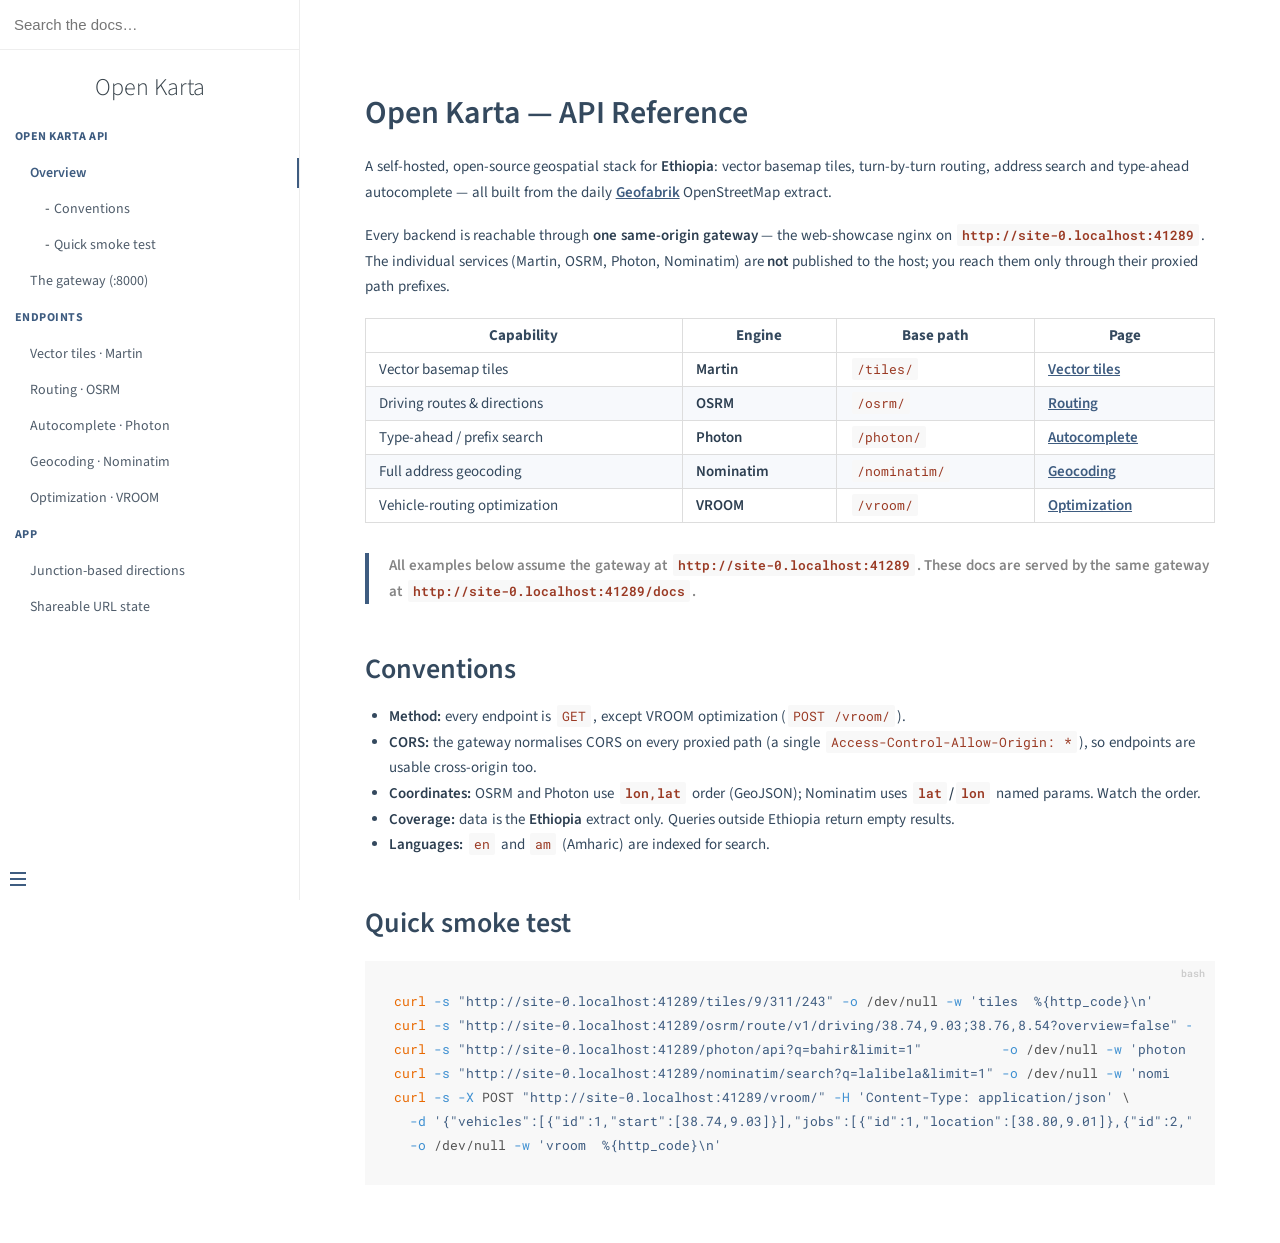
<file: docs/index.html>
<!DOCTYPE html>
<html lang="en">
<head>
  <meta charset="UTF-8" />
  <meta name="viewport" content="width=device-width, initial-scale=1.0" />
  <title>Open Karta — API Reference</title>
  <meta name="description" content="Open Karta — self-hosted Ethiopia geospatial stack. Reference for every reverse-proxied endpoint." />
  <link rel="stylesheet" href="vendor/vue.css" />
  <style>
    :root { --theme-color:#3e5c80; }
    .markdown-section { max-width: 880px; }
    .markdown-section code { color:#9a3a24; }
    .sidebar-nav strong { color:#3e5c80; font-size:12px; letter-spacing:.04em; text-transform:uppercase; }
    .markdown-section table { display:table; width:100%; }
    .markdown-section tr:nth-child(2n) { background:#f7f9fc; }
  </style>
</head>
<body>
  <div id="app">Loading the Open Karta API reference…</div>
  <script>
    window.$docsify = {
      name: 'Open&nbsp;Karta',
      nameLink: '#/',
      loadSidebar: true,
      subMaxLevel: 3,
      auto2top: true,
      homepage: 'README.md',
      themeColor: '#3e5c80',
      search: {
        placeholder: 'Search the docs…',
        noData: 'Nothing found — try another term.',
        depth: 4
      },
      // The docs are served by the same gateway as the API, so rewrite the
      // example base URL (localhost:8000) to whatever host you're viewing from.
      plugins: [
        function originRewrite(hook) {
          var ORIGIN = window.location.origin;   // e.g. https://open.karta.et
          var HOST   = window.location.host;     // e.g. open.karta.et
          hook.beforeEach(function (md) {
            return md.split('http://localhost:8000').join(ORIGIN)
                     .split('localhost:8000').join(HOST);
          });
        }
      ]
    };
  </script>
  <script src="vendor/docsify.min.js"></script>
  <script src="vendor/search.min.js"></script>
  <script src="vendor/prism-bash.min.js"></script>
  <script src="vendor/prism-json.min.js"></script>
</body>
</html>
</file>
<file: docs/vendor/vue.css>
@import url("https://fonts.googleapis.com/css?family=Roboto+Mono|Source+Sans+Pro:300,400,600");*{-webkit-font-smoothing:antialiased;-webkit-overflow-scrolling:touch;-webkit-tap-highlight-color:rgba(0,0,0,0);-webkit-text-size-adjust:none;-webkit-touch-callout:none;box-sizing:border-box}body:not(.ready){overflow:hidden}body:not(.ready) .app-nav,body:not(.ready)>nav,body:not(.ready) [data-cloak]{display:none}div#app{font-size:30px;font-weight:lighter;margin:40vh auto;text-align:center}div#app:empty:before{content:"Loading..."}img.emoji{height:1.2em}img.emoji,span.emoji{vertical-align:middle}span.emoji{font-family:Apple Color Emoji,Segoe UI Emoji,Segoe UI Symbol,Noto Color Emoji;font-size:1.2em}.progress{background-color:#42b983;background-color:var(--theme-color,#42b983);height:2px;left:0;position:fixed;right:0;top:0;transition:width .2s,opacity .4s;width:0;z-index:999999}.search .search-keyword,.search a:hover{color:#42b983;color:var(--theme-color,#42b983)}.search .search-keyword{font-style:normal;font-weight:700}body,html{height:100%}body{-moz-osx-font-smoothing:grayscale;-webkit-font-smoothing:antialiased;color:#34495e;font-family:Source Sans Pro,Helvetica Neue,Arial,sans-serif;font-size:15px;letter-spacing:0;margin:0;overflow-x:hidden}img{max-width:100%}a[disabled]{cursor:not-allowed;opacity:.6}kbd{border:1px solid #ccc;border-radius:3px;display:inline-block;font-size:12px!important;line-height:12px;margin-bottom:3px;padding:3px 5px;vertical-align:middle}li input[type=checkbox]{margin:0 .2em .25em 0;vertical-align:middle}.app-nav{margin:25px 60px 0 0;position:absolute;right:0;text-align:right;z-index:10}.app-nav.no-badge{margin-right:25px}.app-nav p{margin:0}.app-nav>a{margin:0 1rem;padding:5px 0}.app-nav li,.app-nav ul{display:inline-block;list-style:none;margin:0}.app-nav a{color:inherit;font-size:16px;text-decoration:none;transition:color .3s}.app-nav a.active,.app-nav a:hover{color:#42b983;color:var(--theme-color,#42b983)}.app-nav a.active{border-bottom:2px solid #42b983;border-bottom:2px solid var(--theme-color,#42b983)}.app-nav li{display:inline-block;margin:0 1rem;padding:5px 0;position:relative;cursor:pointer}.app-nav li ul{background-color:#fff;border:1px solid;border-color:#ddd #ddd #ccc;border-radius:4px;box-sizing:border-box;display:none;max-height:calc(100vh - 61px);overflow-y:auto;padding:10px 0;position:absolute;right:-15px;text-align:left;top:100%;white-space:nowrap}.app-nav li ul li{display:block;font-size:14px;line-height:1rem;margin:8px 14px;white-space:nowrap}.app-nav li ul a{display:block;font-size:inherit;margin:0;padding:0}.app-nav li ul a.active{border-bottom:0}.app-nav li:hover ul{display:block}.github-corner{border-bottom:0;position:fixed;right:0;text-decoration:none;top:0;z-index:1}.github-corner:hover .octo-arm{animation:octocat-wave .56s ease-in-out}.github-corner svg{color:#fff;fill:#42b983;fill:var(--theme-color,#42b983);height:80px;width:80px}main{display:block;position:relative;width:100vw;height:100%;z-index:0}main.hidden{display:none}.anchor{display:inline-block;text-decoration:none;transition:all .3s}.anchor span{color:#34495e}.anchor:hover{text-decoration:underline}.sidebar{border-right:1px solid rgba(0,0,0,.07);overflow-y:auto;padding:40px 0 0;position:absolute;top:0;bottom:0;left:0;transition:transform .25s ease-out;width:300px;z-index:20}.sidebar>h1{margin:0 auto 1rem;font-size:1.5rem;font-weight:300;text-align:center}.sidebar>h1 a{color:inherit;text-decoration:none}.sidebar>h1 .app-nav{display:block;position:static}.sidebar .sidebar-nav{line-height:2em;padding-bottom:40px}.sidebar li.collapse .app-sub-sidebar{display:none}.sidebar ul{margin:0 0 0 15px;padding:0}.sidebar li>p{font-weight:700;margin:0}.sidebar ul,.sidebar ul li{list-style:none}.sidebar ul li a{border-bottom:none;display:block}.sidebar ul li ul{padding-left:20px}.sidebar::-webkit-scrollbar{width:4px}.sidebar::-webkit-scrollbar-thumb{background:transparent;border-radius:4px}.sidebar:hover::-webkit-scrollbar-thumb{background:hsla(0,0%,53.3%,.4)}.sidebar:hover::-webkit-scrollbar-track{background:hsla(0,0%,53.3%,.1)}.sidebar-toggle{background-color:transparent;background-color:hsla(0,0%,100%,.8);border:0;outline:none;padding:10px;position:absolute;bottom:0;left:0;text-align:center;transition:opacity .3s;width:284px;z-index:30;cursor:pointer}.sidebar-toggle:hover .sidebar-toggle-button{opacity:.4}.sidebar-toggle span{background-color:#42b983;background-color:var(--theme-color,#42b983);display:block;margin-bottom:4px;width:16px;height:2px}body.sticky .sidebar,body.sticky .sidebar-toggle{position:fixed}.content{padding-top:60px;position:absolute;top:0;right:0;bottom:0;left:300px;transition:left .25s ease}.markdown-section{margin:0 auto;max-width:80%;padding:30px 15px 40px;position:relative}.markdown-section>*{box-sizing:border-box;font-size:inherit}.markdown-section>:first-child{margin-top:0!important}.markdown-section hr{border:none;border-bottom:1px solid #eee;margin:2em 0}.markdown-section iframe{border:1px solid #eee;width:1px;min-width:100%}.markdown-section table{border-collapse:collapse;border-spacing:0;display:block;margin-bottom:1rem;overflow:auto;width:100%}.markdown-section th{font-weight:700}.markdown-section td,.markdown-section th{border:1px solid #ddd;padding:6px 13px}.markdown-section tr{border-top:1px solid #ccc}.markdown-section p.tip,.markdown-section tr:nth-child(2n){background-color:#f8f8f8}.markdown-section p.tip{border-bottom-right-radius:2px;border-left:4px solid #f66;border-top-right-radius:2px;margin:2em 0;padding:12px 24px 12px 30px;position:relative}.markdown-section p.tip:before{background-color:#f66;border-radius:100%;color:#fff;content:"!";font-family:Dosis,Source Sans Pro,Helvetica Neue,Arial,sans-serif;font-size:14px;font-weight:700;left:-12px;line-height:20px;position:absolute;height:20px;width:20px;text-align:center;top:14px}.markdown-section p.tip code{background-color:#efefef}.markdown-section p.tip em{color:#34495e}.markdown-section p.warn{background:rgba(66,185,131,.1);border-radius:2px;padding:1rem}.markdown-section ul.task-list>li{list-style-type:none}body.close .sidebar{transform:translateX(-300px)}body.close .sidebar-toggle{width:auto}body.close .content{left:0}@media print{.app-nav,.github-corner,.sidebar,.sidebar-toggle{display:none}}@media screen and (max-width:768px){.github-corner,.sidebar,.sidebar-toggle{position:fixed}.app-nav{margin-top:16px}.app-nav li ul{top:30px}main{height:auto;min-height:100vh;overflow-x:hidden}.sidebar{left:-300px;transition:transform .25s ease-out}.content{left:0;max-width:100vw;position:static;padding-top:20px;transition:transform .25s ease}.app-nav,.github-corner{transition:transform .25s ease-out}.sidebar-toggle{background-color:transparent;width:auto;padding:30px 30px 10px 10px}body.close .sidebar{transform:translateX(300px)}body.close .sidebar-toggle{background-color:hsla(0,0%,100%,.8);transition:background-color 1s;width:284px;padding:10px}body.close .content{transform:translateX(300px)}body.close .app-nav,body.close .github-corner{display:none}.github-corner:hover .octo-arm{animation:none}.github-corner .octo-arm{animation:octocat-wave .56s ease-in-out}}@keyframes octocat-wave{0%,to{transform:rotate(0)}20%,60%{transform:rotate(-25deg)}40%,80%{transform:rotate(10deg)}}section.cover{position:relative;align-items:center;background-position:50%;background-repeat:no-repeat;background-size:cover;min-height:100vh;width:100%;display:none}section.cover.show{display:flex}section.cover.has-mask .mask{background-color:#fff;opacity:.8;position:absolute;top:0;bottom:0;width:100%}section.cover .cover-main{flex:1;margin:0 16px;text-align:center;position:relative}section.cover a{color:inherit}section.cover a,section.cover a:hover{text-decoration:none}section.cover p{line-height:1.5rem;margin:1em 0}section.cover h1{color:inherit;font-size:2.5rem;font-weight:300;margin:.625rem 0 2.5rem;position:relative;text-align:center}section.cover h1 a{display:block}section.cover h1 small{bottom:-.4375rem;font-size:1rem;position:absolute}section.cover blockquote{font-size:1.5rem;text-align:center}section.cover ul{line-height:1.8;list-style-type:none;margin:1em auto;max-width:500px;padding:0}section.cover .cover-main>p:last-child a{border-radius:2rem;border:1px solid #42b983;border-color:var(--theme-color,#42b983);box-sizing:border-box;color:#42b983;color:var(--theme-color,#42b983);display:inline-block;font-size:1.05rem;letter-spacing:.1rem;margin:.5rem 1rem;padding:.75em 2rem;text-decoration:none;transition:all .15s ease}section.cover .cover-main>p:last-child a:last-child{background-color:#42b983;background-color:var(--theme-color,#42b983);color:#fff}section.cover .cover-main>p:last-child a:last-child:hover{color:inherit;opacity:.8}section.cover .cover-main>p:last-child a:hover{color:inherit}section.cover blockquote>p>a{border-bottom:2px solid #42b983;border-bottom:2px solid var(--theme-color,#42b983);transition:color .3s}section.cover blockquote>p>a:hover{color:#42b983;color:var(--theme-color,#42b983)}.sidebar,body{background-color:#fff}.sidebar{color:#364149}.sidebar li{margin:6px 0}.sidebar ul li a{color:#505d6b;font-size:14px;font-weight:400;overflow:hidden;text-decoration:none;text-overflow:ellipsis;white-space:nowrap}.sidebar ul li a:hover{text-decoration:underline}.sidebar ul li ul{padding:0}.sidebar ul li.active>a{border-right:2px solid;color:#42b983;color:var(--theme-color,#42b983);font-weight:600}.app-sub-sidebar li:before{content:"-";padding-right:4px;float:left}.markdown-section h1,.markdown-section h2,.markdown-section h3,.markdown-section h4,.markdown-section strong{color:#2c3e50;font-weight:600}.markdown-section a{color:#42b983;color:var(--theme-color,#42b983);font-weight:600}.markdown-section h1{font-size:2rem;margin:0 0 1rem}.markdown-section h2{font-size:1.75rem;margin:45px 0 .8rem}.markdown-section h3{font-size:1.5rem;margin:40px 0 .6rem}.markdown-section h4{font-size:1.25rem}.markdown-section h5{font-size:1rem}.markdown-section h6{color:#777;font-size:1rem}.markdown-section figure,.markdown-section p{margin:1.2em 0}.markdown-section ol,.markdown-section p,.markdown-section ul{line-height:1.6rem;word-spacing:.05rem}.markdown-section ol,.markdown-section ul{padding-left:1.5rem}.markdown-section blockquote{border-left:4px solid #42b983;border-left:4px solid var(--theme-color,#42b983);color:#858585;margin:2em 0;padding-left:20px}.markdown-section blockquote p{font-weight:600;margin-left:0}.markdown-section iframe{margin:1em 0}.markdown-section em{color:#7f8c8d}.markdown-section code,.markdown-section output:after,.markdown-section pre{font-family:Roboto Mono,Monaco,courier,monospace}.markdown-section code,.markdown-section pre{background-color:#f8f8f8}.markdown-section output,.markdown-section pre{margin:1.2em 0;position:relative}.markdown-section output,.markdown-section pre>code{border-radius:2px;display:block}.markdown-section output:after,.markdown-section pre>code{-moz-osx-font-smoothing:initial;-webkit-font-smoothing:initial}.markdown-section code{border-radius:2px;color:#e96900;margin:0 2px;padding:3px 5px;white-space:pre-wrap}.markdown-section>:not(h1):not(h2):not(h3):not(h4):not(h5):not(h6) code{font-size:.8rem}.markdown-section pre{padding:0 1.4rem;line-height:1.5rem;overflow:auto;word-wrap:normal}.markdown-section pre>code{color:#525252;font-size:.8rem;padding:2.2em 5px;line-height:inherit;margin:0 2px;max-width:inherit;overflow:inherit;white-space:inherit}.markdown-section output{padding:1.7rem 1.4rem;border:1px dotted #ccc}.markdown-section output>:first-child{margin-top:0}.markdown-section output>:last-child{margin-bottom:0}.markdown-section code:after,.markdown-section code:before,.markdown-section output:after,.markdown-section output:before{letter-spacing:.05rem}.markdown-section output:after,.markdown-section pre:after{color:#ccc;font-size:.6rem;font-weight:600;height:15px;line-height:15px;padding:5px 10px 0;position:absolute;right:0;text-align:right;top:0;content:attr(data-lang)}.token.cdata,.token.comment,.token.doctype,.token.prolog{color:#8e908c}.token.namespace{opacity:.7}.token.boolean,.token.number{color:#c76b29}.token.punctuation{color:#525252}.token.property{color:#c08b30}.token.tag{color:#2973b7}.token.string{color:#42b983;color:var(--theme-color,#42b983)}.token.selector{color:#6679cc}.token.attr-name{color:#2973b7}.language-css .token.string,.style .token.string,.token.entity,.token.url{color:#22a2c9}.token.attr-value,.token.control,.token.directive,.token.unit{color:#42b983;color:var(--theme-color,#42b983)}.token.function,.token.keyword{color:#e96900}.token.atrule,.token.regex,.token.statement{color:#22a2c9}.token.placeholder,.token.variable{color:#3d8fd1}.token.deleted{text-decoration:line-through}.token.inserted{border-bottom:1px dotted #202746;text-decoration:none}.token.italic{font-style:italic}.token.bold,.token.important{font-weight:700}.token.important{color:#c94922}.token.entity{cursor:help}code .token{-moz-osx-font-smoothing:initial;-webkit-font-smoothing:initial;min-height:1.5rem;position:relative;left:auto}
</file>
